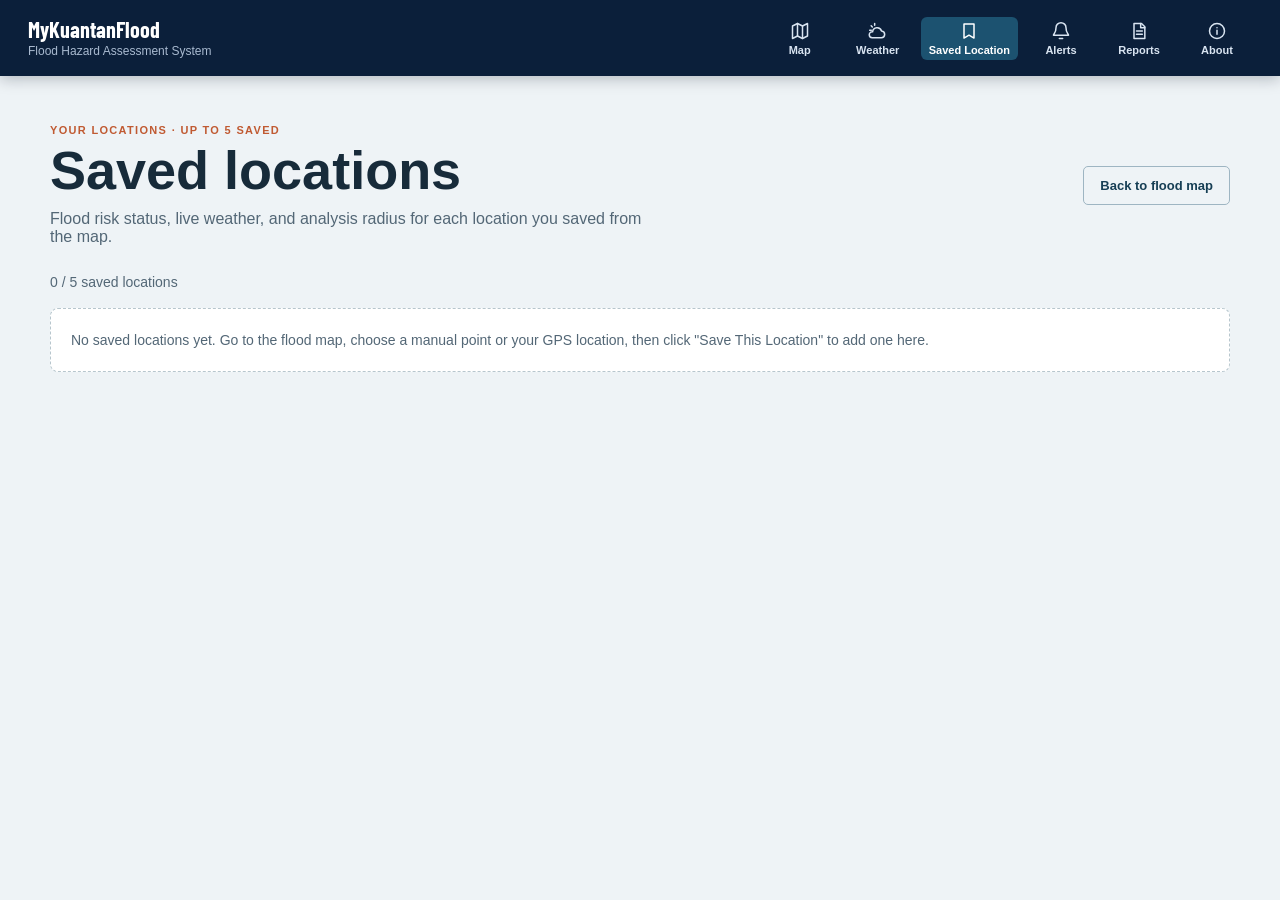
<file: saved-locations.html>
<!DOCTYPE html>
<html lang="en">

<head>
    <meta charset="UTF-8">
    <meta name="viewport" content="width=device-width, initial-scale=1.0">
    <meta name="description" content="Saved flood risk locations with live weather and flood status for Kuantan, Pahang.">
    <meta name="theme-color" content="#0b1f3a">
    <title>Saved Locations | Kuantan Flood Risk Map</title>
    <link rel="icon" type="image/svg+xml" href="/favicon.svg">
    <link rel="manifest" href="/site.webmanifest">
    <link rel="preconnect" href="https://fonts.googleapis.com">
    <link rel="preconnect" href="https://fonts.gstatic.com" crossorigin>
    <link href="https://fonts.googleapis.com/css2?family=Barlow+Condensed:wght@700&display=swap" rel="stylesheet">
    <link rel="stylesheet" href="style.css">
</head>

<body class="weather-page-body">
    <header class="header">
        <a class="brand" href="index.html#map" aria-label="MyKuantanFlood home">
            <span class="brand-title">MyKuantanFlood</span>
            <span class="brand-subtitle">Flood Hazard Assessment System</span>
        </a>
        <button id="nav-toggle" class="nav-toggle" type="button" aria-expanded="false" aria-controls="site-nav"
            aria-label="Open navigation">
            <span></span>
            <span></span>
            <span></span>
        </button>
        <nav id="site-nav" class="site-nav" aria-label="Main navigation">
            <a href="index.html#map"><svg class="nav-icon" viewBox="0 0 24 24" fill="none" stroke="currentColor" stroke-width="1.8" stroke-linecap="round" stroke-linejoin="round" aria-hidden="true"><path d="m3 6 6-3 6 3 6-3v15l-6 3-6-3-6 3z"/><path d="M9 3v15M15 6v15"/></svg><span>Map</span></a>
            <a href="weather.html"><svg class="nav-icon" viewBox="0 0 24 24" fill="none" stroke="currentColor" stroke-width="1.8" stroke-linecap="round" stroke-linejoin="round" aria-hidden="true"><path d="M20 16.2a4.3 4.3 0 0 0-3.8-4.27A5.5 5.5 0 0 0 5.5 13H5a3.5 3.5 0 0 0 0 7h11a4 4 0 0 0 4-3.8Z"/><path d="M8 3v2M3.8 5.8l1.4 1.4M2 11h2"/></svg><span>Weather</span></a>
            <a class="active" href="saved-locations.html" aria-current="page"><svg class="nav-icon" viewBox="0 0 24 24" fill="none" stroke="currentColor" stroke-width="1.8" stroke-linecap="round" stroke-linejoin="round" aria-hidden="true"><path d="M6 3.5h12v17l-6-3.5-6 3.5z"/></svg><span>Saved Location</span></a>
            <a href="index.html#notification-settings"><svg class="nav-icon" viewBox="0 0 24 24" fill="none" stroke="currentColor" stroke-width="1.8" stroke-linecap="round" stroke-linejoin="round" aria-hidden="true"><path d="M18 8a6 6 0 0 0-12 0c0 7-3 7-3 9h18c0-2-3-2-3-9M10 21h4"/></svg><span>Alerts</span></a>
            <a href="index.html#flood-risk-info-title"><svg class="nav-icon" viewBox="0 0 24 24" fill="none" stroke="currentColor" stroke-width="1.8" stroke-linecap="round" stroke-linejoin="round" aria-hidden="true"><path d="M6 3h9l4 4v14H6z"/><path d="M14 3v5h5M9 12h7M9 16h7"/></svg><span>Reports</span></a>
            <a href="index.html#flood-risk-info-title"><svg class="nav-icon" viewBox="0 0 24 24" fill="none" stroke="currentColor" stroke-width="1.8" stroke-linecap="round" stroke-linejoin="round" aria-hidden="true"><circle cx="12" cy="12" r="9"/><path d="M12 11v5M12 8h.01"/></svg><span>About</span></a>
        </nav>
    </header>

    <main class="weather-page saved-locations-page">
        <section class="weather-page-intro" aria-labelledby="saved-locations-title">
            <div>
                <p class="page-kicker">Your locations · Up to 5 saved</p>
                <h1 id="saved-locations-title">Saved locations</h1>
                <p>Flood risk status, live weather, and analysis radius for each location you saved from the map.</p>
            </div>
            <a class="weather-back-link" href="index.html#map">Back to flood map</a>
        </section>

        <p id="saved-locations-count" class="saved-locations-count">Loading saved locations...</p>

        <div id="saved-locations-list" class="saved-locations-list" aria-live="polite"></div>

        <p id="saved-locations-empty" class="saved-locations-empty" hidden>
            No saved locations yet. Go to the flood map, choose a manual point or your GPS location, then click
            "Save This Location" to add one here.
        </p>
    </main>

    <nav class="mobile-nav" aria-label="Mobile navigation">
        <a href="index.html#map"><svg class="nav-icon" viewBox="0 0 24 24" fill="none" stroke="currentColor" stroke-width="1.8" stroke-linecap="round" stroke-linejoin="round" aria-hidden="true"><path d="m3 6 6-3 6 3 6-3v15l-6 3-6-3-6 3z"/><path d="M9 3v15M15 6v15"/></svg><span>Map</span></a>
        <a href="weather.html"><svg class="nav-icon" viewBox="0 0 24 24" fill="none" stroke="currentColor" stroke-width="1.8" stroke-linecap="round" stroke-linejoin="round" aria-hidden="true"><path d="M20 16.2a4.3 4.3 0 0 0-3.8-4.27A5.5 5.5 0 0 0 5.5 13H5a3.5 3.5 0 0 0 0 7h11a4 4 0 0 0 4-3.8Z"/><path d="M8 3v2M3.8 5.8l1.4 1.4M2 11h2"/></svg><span>Weather</span></a>
        <a class="active" href="saved-locations.html" aria-current="page"><svg class="nav-icon" viewBox="0 0 24 24" fill="none" stroke="currentColor" stroke-width="1.8" stroke-linecap="round" stroke-linejoin="round" aria-hidden="true"><path d="M6 3.5h12v17l-6-3.5-6 3.5z"/></svg><span>Saved</span></a>
        <button id="mobile-menu-toggle" type="button" aria-expanded="false" aria-controls="site-nav">
            <svg class="nav-icon" viewBox="0 0 24 24" fill="none" stroke="currentColor" stroke-width="1.8" stroke-linecap="round" aria-hidden="true"><path d="M4 6h16M4 12h16M4 18h16"/></svg><span>Menu</span>
        </button>
    </nav>

    <script src="saved-locations.js"></script>
</body>

</html>
</file>
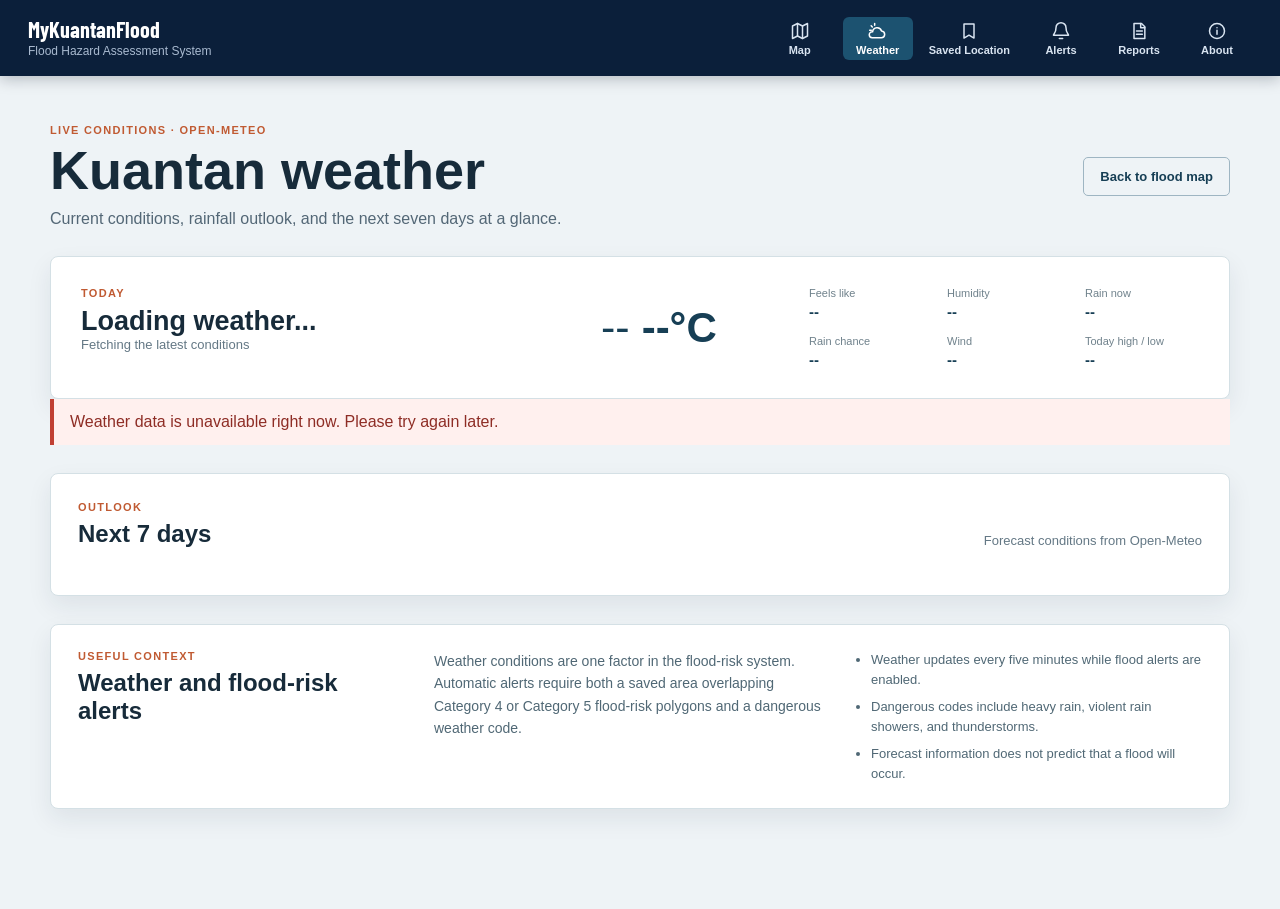
<file: weather.html>
<!DOCTYPE html>
<html lang="en">

<head>
    <meta charset="UTF-8">
    <meta name="viewport" content="width=device-width, initial-scale=1.0">
    <meta name="description" content="Current weather and seven-day forecast for Kuantan, Pahang.">
    <meta name="theme-color" content="#0b1f3a">
    <title>Weather | Kuantan Flood Risk Map</title>
    <link rel="icon" type="image/svg+xml" href="/favicon.svg">
    <link rel="manifest" href="/site.webmanifest">
    <link rel="preconnect" href="https://fonts.googleapis.com">
    <link rel="preconnect" href="https://fonts.gstatic.com" crossorigin>
    <link href="https://fonts.googleapis.com/css2?family=Barlow+Condensed:wght@700&display=swap" rel="stylesheet">
    <link rel="stylesheet" href="style.css">
</head>

<body class="weather-page-body">
    <header class="header">
        <a class="brand" href="index.html#map" aria-label="MyKuantanFlood home">
            <span class="brand-title">MyKuantanFlood</span>
            <span class="brand-subtitle">Flood Hazard Assessment System</span>
        </a>
        <button id="nav-toggle" class="nav-toggle" type="button" aria-expanded="false" aria-controls="site-nav"
            aria-label="Open navigation">
            <span></span>
            <span></span>
            <span></span>
        </button>
        <nav id="site-nav" class="site-nav" aria-label="Main navigation">
            <a href="index.html#map"><svg class="nav-icon" viewBox="0 0 24 24" fill="none" stroke="currentColor" stroke-width="1.8" stroke-linecap="round" stroke-linejoin="round" aria-hidden="true"><path d="m3 6 6-3 6 3 6-3v15l-6 3-6-3-6 3z"/><path d="M9 3v15M15 6v15"/></svg><span>Map</span></a>
            <a class="active" href="weather.html" aria-current="page"><svg class="nav-icon" viewBox="0 0 24 24" fill="none" stroke="currentColor" stroke-width="1.8" stroke-linecap="round" stroke-linejoin="round" aria-hidden="true"><path d="M20 16.2a4.3 4.3 0 0 0-3.8-4.27A5.5 5.5 0 0 0 5.5 13H5a3.5 3.5 0 0 0 0 7h11a4 4 0 0 0 4-3.8Z"/><path d="M8 3v2M3.8 5.8l1.4 1.4M2 11h2"/></svg><span>Weather</span></a>
            <a href="saved-locations.html"><svg class="nav-icon" viewBox="0 0 24 24" fill="none" stroke="currentColor" stroke-width="1.8" stroke-linecap="round" stroke-linejoin="round" aria-hidden="true"><path d="M6 3.5h12v17l-6-3.5-6 3.5z"/></svg><span>Saved Location</span></a>
            <a href="index.html#notification-settings"><svg class="nav-icon" viewBox="0 0 24 24" fill="none" stroke="currentColor" stroke-width="1.8" stroke-linecap="round" stroke-linejoin="round" aria-hidden="true"><path d="M18 8a6 6 0 0 0-12 0c0 7-3 7-3 9h18c0-2-3-2-3-9M10 21h4"/></svg><span>Alerts</span></a>
            <a href="index.html#flood-risk-info-title"><svg class="nav-icon" viewBox="0 0 24 24" fill="none" stroke="currentColor" stroke-width="1.8" stroke-linecap="round" stroke-linejoin="round" aria-hidden="true"><path d="M6 3h9l4 4v14H6z"/><path d="M14 3v5h5M9 12h7M9 16h7"/></svg><span>Reports</span></a>
            <a href="index.html#flood-risk-info-title"><svg class="nav-icon" viewBox="0 0 24 24" fill="none" stroke="currentColor" stroke-width="1.8" stroke-linecap="round" stroke-linejoin="round" aria-hidden="true"><circle cx="12" cy="12" r="9"/><path d="M12 11v5M12 8h.01"/></svg><span>About</span></a>
        </nav>
    </header>

    <main class="weather-page">
        <section class="weather-page-intro" aria-labelledby="weather-page-title">
            <div>
                <p class="page-kicker">Live conditions · Open-Meteo</p>
                <h1 id="weather-page-title">Kuantan weather</h1>
                <p>Current conditions, rainfall outlook, and the next seven days at a glance.</p>
            </div>
            <a class="weather-back-link" href="index.html#map">Back to flood map</a>
        </section>

        <section class="today-weather-card" aria-labelledby="today-weather-title">
            <div class="today-weather-main">
                <p class="page-kicker">Today</p>
                <h2 id="today-weather-title">Loading weather...</h2>
                <p id="weather-page-updated" class="weather-page-muted">Fetching the latest conditions</p>
            </div>
            <div class="today-weather-temperature">
                <span id="weather-page-icon" aria-hidden="true">--</span>
                <strong id="weather-page-temperature">--°C</strong>
            </div>
            <dl class="today-weather-stats">
                <div><dt>Feels like</dt><dd id="weather-page-feels-like">--</dd></div>
                <div><dt>Humidity</dt><dd id="weather-page-humidity">--</dd></div>
                <div><dt>Rain now</dt><dd id="weather-page-rainfall">--</dd></div>
                <div><dt>Rain chance</dt><dd id="weather-page-rain-chance">--</dd></div>
                <div><dt>Wind</dt><dd id="weather-page-wind">--</dd></div>
                <div><dt>Today high / low</dt><dd id="weather-page-high-low">--</dd></div>
            </dl>
        </section>

        <p id="weather-page-error" class="weather-page-error" role="alert" hidden>
            Weather data is unavailable right now. Please try again later.
        </p>

        <section class="forecast-section" aria-labelledby="forecast-title">
            <div class="section-heading-row">
                <div>
                    <p class="page-kicker">Outlook</p>
                    <h2 id="forecast-title">Next 7 days</h2>
                </div>
                <p class="weather-page-muted">Forecast conditions from Open-Meteo</p>
            </div>
            <div id="seven-day-forecast" class="seven-day-forecast" aria-live="polite">
                <p class="weather-page-muted">Loading seven-day forecast...</p>
            </div>
        </section>

        <section class="weather-notes" aria-labelledby="weather-notes-title">
            <div>
                <p class="page-kicker">Useful context</p>
                <h2 id="weather-notes-title">Weather and flood-risk alerts</h2>
            </div>
            <p>Weather conditions are one factor in the flood-risk system. Automatic alerts require both a saved area overlapping Category 4 or Category 5 flood-risk polygons and a dangerous weather code.</p>
            <ul>
                <li>Weather updates every five minutes while flood alerts are enabled.</li>
                <li>Dangerous codes include heavy rain, violent rain showers, and thunderstorms.</li>
                <li>Forecast information does not predict that a flood will occur.</li>
            </ul>
        </section>
    </main>

    <nav class="mobile-nav" aria-label="Mobile navigation">
        <a href="index.html#map"><svg class="nav-icon" viewBox="0 0 24 24" fill="none" stroke="currentColor" stroke-width="1.8" stroke-linecap="round" stroke-linejoin="round" aria-hidden="true"><path d="m3 6 6-3 6 3 6-3v15l-6 3-6-3-6 3z"/><path d="M9 3v15M15 6v15"/></svg><span>Map</span></a>
        <a class="active" href="weather.html" aria-current="page"><svg class="nav-icon" viewBox="0 0 24 24" fill="none" stroke="currentColor" stroke-width="1.8" stroke-linecap="round" stroke-linejoin="round" aria-hidden="true"><path d="M20 16.2a4.3 4.3 0 0 0-3.8-4.27A5.5 5.5 0 0 0 5.5 13H5a3.5 3.5 0 0 0 0 7h11a4 4 0 0 0 4-3.8Z"/><path d="M8 3v2M3.8 5.8l1.4 1.4M2 11h2"/></svg><span>Weather</span></a>
        <a href="saved-locations.html"><svg class="nav-icon" viewBox="0 0 24 24" fill="none" stroke="currentColor" stroke-width="1.8" stroke-linecap="round" stroke-linejoin="round" aria-hidden="true"><path d="M6 3.5h12v17l-6-3.5-6 3.5z"/></svg><span>Saved</span></a>
        <button id="mobile-menu-toggle" type="button" aria-expanded="false" aria-controls="site-nav">
            <svg class="nav-icon" viewBox="0 0 24 24" fill="none" stroke="currentColor" stroke-width="1.8" stroke-linecap="round" aria-hidden="true"><path d="M4 6h16M4 12h16M4 18h16"/></svg><span>Menu</span>
        </button>
    </nav>

    <script src="weather-page.js"></script>
</body>

</html>
</file>
<file: style.css>
/* Remove default browser spacing */
* {
    margin: 0;
    padding: 0;
    box-sizing: border-box;
}

/* Page */
body {
    font-family: Inter, Roboto, "Segoe UI", sans-serif;
    background: #e9eef4;
}

/* Header */
.header {
    min-height: 76px;
    background: #0b1f3a;
    color: white;
    display: flex;
    align-items: center;
    justify-content: space-between;
    gap: 20px;
    padding: 12px 28px;
    box-shadow: 0 3px 14px rgba(4, 17, 35, 0.25);
    position: relative;
    z-index: 3000;
}

.brand {
    display: flex;
    flex-direction: column;
    gap: 4px;
    color: white;
    text-decoration: none;
}

.brand-title {
    font-family: "Barlow Condensed", "Arial Narrow", sans-serif;
    font-size: 22px;
    font-weight: 700;
    line-height: 1;
}

.brand-subtitle {
    color: #a9bad0;
    font-size: 12px;
}

.site-nav {
    display: none;
    gap: 8px;
    z-index: 3001;
}

.site-nav a {
    display: flex;
    flex-direction: column;
    align-items: center;
    gap: 3px;
    min-width: 70px;
    padding: 4px 8px;
    border-radius: 6px;
    color: #d9e4f1;
    font-size: 11px;
    font-weight: bold;
    text-decoration: none;
}

.site-nav a:hover,
.site-nav a:focus-visible {
    background: #17365d;
    color: #ffffff;
}

.site-nav .nav-icon,
.mobile-nav .nav-icon {
    flex: 0 0 auto;
    width: 20px;
    height: 20px;
}

.nav-toggle {
    display: grid;
    gap: 4px;
    width: 38px;
    padding: 8px;
    border: 1px solid #64748b;
    border-radius: 4px;
    background: transparent;
    cursor: pointer;
}

.mobile-nav {
    display: none;
}

.nav-toggle span {
    display: block;
    height: 2px;
    background: white;
}

main {
    position: relative;
}

/* Map */
#map {
    width: 100%;
    height: calc(100vh - 76px);
    min-height: 420px;
}

.saved-location-bookmark-icon {
    border: 0;
    background: transparent;
}

.saved-location-bookmark-icon svg {
    display: block;
    width: 30px;
    height: 36px;
    fill: #0f766e;
    stroke: #ffffff;
    stroke-width: 1.5;
    filter: drop-shadow(0 1px 2px rgba(0, 0, 0, 0.4));
}

/* ================================
   PHASE 6 - WEATHER
   ================================ */
.weather-panel {
    position: absolute;
    top: 18px;
    left: 58px;
    z-index: 1000;
    width: 270px;
    max-height: calc(100% - 80px);
    overflow: hidden;
    padding: 16px;
    background: #ffffff;
    border: 1px solid #dbe3ec;
    border-radius: 10px;
    box-shadow: 0 8px 24px rgba(15, 35, 60, 0.18);
    color: #333;
    transition: transform 0.3s ease, width 0.3s ease, left 0.3s ease, box-shadow 0.3s ease;
}

.weather-heading {
    display: flex;
    align-items: center;
    justify-content: space-between;
    gap: 10px;
    width: 100%;
    padding: 0;
    border: 0;
    background: transparent;
    color: inherit;
    text-align: left;
    cursor: pointer;
}

.weather-title-wrap {
    display: flex;
    flex-direction: column;
    gap: 3px;
    flex: 1;
}

.weather-location {
    font-size: 16px;
    font-weight: bold;
    text-transform: uppercase;
}

.weather-summary-temperature {
    color: #4b5563;
    font-size: 14px;
    font-weight: bold;
}

.weather-icon {
    font-size: 28px;
    line-height: 1;
}

.weather-toggle-icon {
    width: 18px;
    color: #4b5563;
    font-size: 22px;
    line-height: 1;
    text-align: center;
}

.weather-heading:focus-visible {
    outline: 2px solid #2563eb;
    outline-offset: 4px;
}

.weather-details-content {
    max-height: 0;
    overflow: hidden;
    opacity: 0;
    transition: max-height 0.35s ease, opacity 0.25s ease, margin-top 0.35s ease;
}

.weather-panel.is-expanded .weather-details-content {
    max-height: 620px;
    margin-top: 12px;
    opacity: 1;
}

.weather-condition,
.weather-temperature {
    margin-top: 10px;
}

.weather-condition {
    font-size: 15px;
    font-weight: bold;
}

.weather-temperature {
    font-size: 26px;
    font-weight: bold;
}

.weather-details {
    display: grid;
    gap: 4px;
    margin-top: 10px;
    font-size: 13px;
}

.weather-updated,
.weather-message,
.weather-error {
    margin-top: 10px;
    font-size: 12px;
    line-height: 17px;
}

.weather-updated {
    color: #586474;
}

.weather-error,
.weather-warning {
    color: #991b1b;
    font-weight: bold;
}

.forecast-box {
    margin-top: 12px;
    padding-top: 10px;
    border-top: 1px solid #e5e7eb;
}

.forecast-box h3 {
    font-size: 12px;
    text-transform: uppercase;
    letter-spacing: 0.04em;
    margin-bottom: 8px;
    color: #374151;
}

.weather-forecast {
    display: grid;
    gap: 6px;
}

.forecast-item {
    display: grid;
    grid-template-columns: 48px 1fr auto;
    align-items: center;
    gap: 8px;
    padding: 6px 8px;
    border-radius: 5px;
    background: #f9fafb;
    font-size: 11px;
}

.forecast-day {
    font-weight: bold;
    color: #111827;
}

.forecast-condition {
    color: #374151;
}

.forecast-temp {
    color: #111827;
    font-weight: bold;
}

.weather-warning {
    margin-top: 10px;
    padding-top: 8px;
    border-top: 1px solid #fecaca;
    font-size: 12px;
    line-height: 17px;
}

/* Loading box */
#loading {
    position: absolute;

    top: 20px;
    left: 50%;

    transform: translateX(-50%);

    background: white;

    padding: 12px 20px;

    border-radius: 6px;

    box-shadow: 0 2px 8px rgba(0, 0, 0, 0.25);

    z-index: 2000;

    font-size: 14px;
}

/* Location analysis controls */
.map-tools {
    position: absolute;
    top: 18px;
    right: 15px;
    z-index: 1000;
    width: 270px;
    padding: 16px;
    background: #ffffff;
    border: 1px solid #dbe3ec;
    border-radius: 10px;
    box-shadow: 0 8px 24px rgba(15, 35, 60, 0.18);
    color: #333;
}

.map-tools h2 {
    font-size: 16px;
}

.map-tools-toggle {
    display: flex;
    align-items: center;
    justify-content: space-between;
    width: 100%;
    min-height: 0 !important;
    margin: 0 !important;
    padding: 0;
    border: 0 !important;
    background: transparent !important;
    color: #0b1f3a !important;
    font-size: 16px !important;
    font-weight: bold;
    text-align: left;
    cursor: pointer;
}

.map-tools-toggle:focus-visible {
    outline: 2px solid #2563eb;
    outline-offset: 4px;
}

#map-tools-toggle-icon {
    color: #4b5563;
    font-size: 19px;
    line-height: 1;
}

.map-tools-content {
    max-height: 0;
    overflow: hidden;
    opacity: 0;
    transition: max-height 0.35s ease, opacity 0.25s ease, margin-top 0.35s ease;
}

.map-tools.is-expanded .map-tools-content {
    max-height: 700px;
    margin-top: 10px;
    opacity: 1;
}

.notification-nav-button {
    display: flex;
    flex-direction: column;
    align-items: center;
    gap: 3px;
    min-width: 70px;
    padding: 4px 8px;
    border: 0;
    border-radius: 6px;
    background: transparent;
    color: #d9e4f1;
    font: inherit;
    font-size: 11px;
    font-weight: bold;
    cursor: pointer;
}

.notification-nav-button:hover,
.notification-nav-button:focus-visible,
.notification-nav-button[aria-expanded="true"] {
    background: #17365d;
    color: #ffffff;
}

.notification-nav-button span:first-child {
    font-size: 20px;
    line-height: 1;
}

.notification-nav-panel {
    position: absolute;
    top: calc(100% - 4px);
    right: 28px;
    z-index: 3002;
    width: 270px;
    padding: 14px;
    border: 1px solid #dbe3ec;
    border-radius: 8px;
    background: #ffffff;
    box-shadow: 0 8px 24px rgba(4, 17, 35, 0.28);
    color: #333;
}

.notification-nav-panel-heading {
    display: flex;
    align-items: center;
    justify-content: space-between;
    gap: 8px;
}

.notification-nav-panel-heading h2 {
    color: #0b1f3a;
    font-size: 14px;
}

.notification-nav-panel > button {
    display: block;
    width: 100%;
    min-height: 34px;
    margin-top: 8px;
    padding: 6px 8px;
    border: 1px solid #b7c0ca;
    border-radius: 6px;
    background: #0b1f3a;
    color: #ffffff;
    font-size: 13px;
    cursor: pointer;
}

.notification-nav-panel > button:disabled {
    background: #9ca3af;
    cursor: not-allowed;
}

.notification-nav-panel .permission-status,
.notification-nav-panel .alert-trigger-note {
    margin-bottom: 0;
}

.map-tools label,
.map-tools select,
.map-tools button {
    display: block;
    width: 100%;
}

.map-tools label {
    margin-bottom: 4px;
    font-size: 13px;
    font-weight: bold;
}

.toggle-row {
    display: flex;
    align-items: center;
    gap: 8px;
    margin: 10px 0;
    font-size: 13px;
    font-weight: normal;
    cursor: pointer;
}

.toggle-row input {
    width: 16px;
    height: 16px;
    margin: 0;
}

.map-tools select,
.map-tools button {
    min-height: 34px;
    padding: 6px 8px;
    border: 1px solid #b7c0ca;
    border-radius: 6px;
    font-size: 14px;
}

.map-tools button {
    margin-top: 10px;
    background: #0b1f3a;
    color: white;
    cursor: pointer;
}

.map-tools button:disabled {
    background: #9ca3af;
    cursor: not-allowed;
}

.gps-tools,
#gps-location-section {
    margin-top: 12px;
    padding-top: 10px;
    border-top: 1px solid #e5e7eb;
}

.gps-tools h3 {
    margin-bottom: 7px;
    font-size: 14px;
}

.gps-tools button,
#gps-location-section button {
    margin-top: 8px;
}

.tool-section {
    margin-top: 12px;
    padding-top: 10px;
    border-top: 1px solid #e5e7eb;
}

.tool-section:first-child {
    margin-top: 0;
    padding-top: 0;
    border-top: 0;
}

.tool-section-label {
    display: block;
    margin-bottom: 6px;
    color: #374151;
    font-size: 12px;
    font-weight: 700;
}

.location-mode-options {
    display: grid;
    gap: 6px;
}

.location-mode-options label {
    display: flex;
    align-items: center;
    gap: 7px;
    margin-bottom: 0;
    font-size: 13px;
    font-weight: normal;
    cursor: pointer;
}

.location-mode-options input {
    width: 16px;
    height: 16px;
    margin: 0;
}

.tool-hint {
    margin-top: 7px;
    color: #6b7280;
    font-size: 12px;
    line-height: 16px;
}

.saved-locations-summary {
    margin-top: 9px;
    padding: 7px 8px;
    border-radius: 4px;
    background: #eff6ff;
    color: #1e3a8a;
    font-size: 12px;
}

.saved-locations-summary a {
    color: #1d4ed8;
    font-weight: 700;
}

.gps-status {
    margin-top: 7px;
    font-size: 12px;
    line-height: 17px;
    color: #586474;
}

.gps-status-error {
    color: #991b1b;
}

.gps-details {
    display: grid;
    gap: 3px;
    margin-top: 8px;
    padding: 8px;
    border-radius: 4px;
    background: #eff6ff;
    font-size: 12px;
}

.gps-details div {
    display: flex;
    justify-content: space-between;
    gap: 8px;
}

.gps-details dt {
    color: #4b5563;
}

.gps-details dd {
    color: #1e3a8a;
    font-weight: bold;
    text-align: right;
}

#location-status {
    margin-top: 9px;
    font-size: 12px;
    line-height: 17px;
    color: #586474;
}

.analysis-result {
    margin-top: 10px;
    padding-top: 9px;
    border-top: 1px solid #e5e7eb;
    font-size: 13px;
    line-height: 19px;
}

.analysis-result strong {
    color: #111827;
}

.flood-status {
    margin-top: 10px;
    padding: 8px;
    border-radius: 4px;
    background: #f3f4f6;
    font-size: 12px;
    line-height: 17px;
}

.flood-status.status-warning {
    background: #fee2e2;
    color: #991b1b;
}

.flood-status.status-safe {
    background: #dcfce7;
    color: #166534;
}

/* Flood risk factors */
.flood-risk-info {
    position: absolute;
    bottom: 15px;
    left: 50%;
    z-index: 1000;
    width: 290px;
    max-height: calc(100vh - 410px);
    overflow-y: auto;
    padding: 12px;
    background: #ffffff;
    border: 1px solid #dbe3ec;
    border-left: 4px solid #2563eb;
    border-radius: 10px;
    box-shadow: 0 8px 24px rgba(15, 35, 60, 0.18);
    color: #333;
    transform: translateX(-50%);
}

.flood-risk-info h2 {
    font-size: 17px;
    color: #1f2937;
}

.flood-risk-toggle {
    display: flex;
    align-items: center;
    justify-content: space-between;
    width: 100%;
    padding: 0;
    border: 0;
    background: transparent;
    color: #1f2937;
    font-size: 15px;
    font-weight: bold;
    text-align: left;
    cursor: pointer;
}

.flood-risk-toggle:focus-visible {
    outline: 2px solid #2563eb;
    outline-offset: 4px;
}

#flood-risk-toggle-icon {
    color: #4b5563;
    font-size: 19px;
    line-height: 1;
}

.flood-risk-content {
    max-height: 0;
    overflow: hidden;
    opacity: 0;
    transition: max-height 0.35s ease, opacity 0.25s ease, margin-top 0.35s ease;
}

.flood-risk-info.is-expanded .flood-risk-content {
    max-height: 900px;
    margin-top: 4px;
    opacity: 1;
}

.flood-risk-intro,
.risk-factor p,
.flood-risk-note {
    font-size: 11px;
    line-height: 15px;
}

.risk-factor,
.warning-logic {
    margin-top: 9px;
    padding-top: 8px;
    border-top: 1px solid #e5e7eb;
}

.risk-factor h3,
.warning-logic h3 {
    margin-bottom: 5px;
    font-size: 12px;
    color: #1f2937;
}

.risk-category-list,
.weather-factor-list,
.warning-examples {
    margin-top: 5px;
    padding-left: 18px;
    font-size: 11px;
    line-height: 16px;
}

.risk-category-list {
    list-style: none;
    padding-left: 0;
}

.risk-category-list li,
.warning-examples li {
    display: flex;
    justify-content: space-between;
    gap: 8px;
    padding: 2px 0;
}

.risk-category-list strong {
    color: #4b5563;
    font-weight: normal;
    text-align: right;
}

.factor-summary {
    margin-top: 6px;
    color: #586474;
}

.logic-equation {
    padding: 6px;
    border-radius: 4px;
    background: #eff6ff;
    color: #1e3a8a;
    font-weight: bold;
}

.warning-examples {
    list-style: none;
    padding-left: 0;
}

.warning-examples strong {
    text-align: right;
}

.high-risk-label {
    color: #b45309;
}

.very-high-risk-label {
    color: #b91c1c;
}

.flood-risk-note {
    margin-top: 9px;
    padding-top: 8px;
    border-top: 1px solid #e5e7eb;
    color: #586474;
}

#enable-flood-alerts {
    margin-top: 8px;
}

.permission-status {
    margin-top: 5px;
    color: #586474;
    font-size: 12px;
    line-height: 17px;
}

.test-mode-launcher {
    position: absolute;
    left: 15px;
    bottom: 15px;
    z-index: 1500;
    display: inline-flex;
    align-items: center;
    gap: 7px;
    padding: 7px 12px;
    border: 1px solid #d6b28f;
    border-radius: 999px;
    background: #fffaf0;
    color: #7c3514;
    box-shadow: 0 8px 18px rgba(15, 35, 60, 0.15);
    font-size: 12px;
    font-weight: 700;
    cursor: pointer;
}

.test-mode-launcher:focus-visible {
    outline: 2px solid #7c3514;
    outline-offset: 2px;
}

.test-mode-widget {
    position: absolute;
    left: 15px;
    bottom: 56px;
    z-index: 1500;
    width: min(270px, calc(100vw - 30px));
    max-height: min(52vh, 460px);
    margin: 0;
    overflow: auto;
    box-shadow: 0 12px 28px rgba(15, 35, 60, 0.18);
}

.flood-alert-test-panel {
    margin-top: 0;
    padding: 10px 10px 8px;
    border: 1px dashed #b45309;
    border-radius: 10px;
    background: #fffaf0;
}

.test-widget-header {
    display: flex;
    align-items: flex-start;
    justify-content: space-between;
    gap: 10px;
}

.flood-alert-test-panel h3 {
    margin-bottom: 8px;
    color: #7c3514;
    font-size: 13px;
}

.test-widget-content {
    overflow: hidden;
    transition: max-height 0.3s ease, opacity 0.2s ease, margin-top 0.25s ease;
    max-height: 1200px;
    opacity: 1;
    margin-top: 0;
}

.test-mode-label {
    margin-bottom: 6px;
    color: #9a3412;
    font-size: 10px;
    font-weight: 800;
    letter-spacing: 0.04em;
}

.test-control-group {
    display: grid;
    gap: 4px;
    margin-top: 8px;
}

.test-control-label {
    color: #374151;
    font-size: 11px;
    font-weight: 700;
}

.test-options {
    display: grid;
    gap: 4px;
}

.test-options label {
    color: #4b5563;
    font-size: 11px;
}

.test-options input {
    margin-right: 5px;
}

.test-control-group select,
.test-control-group input[type="number"] {
    width: 100%;
    min-height: 34px;
    padding: 6px 8px;
    border: 1px solid #c8bda9;
    border-radius: 4px;
    background: #ffffff;
    color: #263746;
}

.test-interval-control {
    grid-template-columns: 1fr 82px auto;
    align-items: center;
}

.test-interval-control input {
    width: 82px;
}

.test-interval-control span {
    color: #586474;
    font-size: 12px;
}

.test-actions {
    display: grid;
    gap: 5px;
    margin-top: 10px;
}

.test-actions button {
    width: 100%;
    padding: 7px 8px;
    border: 1px solid #a45124;
    border-radius: 4px;
    background: #fff;
    color: #7c3514;
    cursor: pointer;
    font-size: 11px;
    font-weight: 700;
    text-align: left;
}

.advanced-test-toggle {
    width: 100%;
    margin-top: 8px;
    padding: 6px 8px;
    border: 1px solid #d6b28f;
    border-radius: 4px;
    background: #fffaf0;
    color: #7c3514;
    font-size: 11px;
    font-weight: 700;
    text-align: left;
    cursor: pointer;
}

.advanced-test-panel {
    margin-top: 8px;
}

.advanced-test-actions {
    display: grid;
    gap: 5px;
}

.advanced-test-actions button {
    width: 100%;
    padding: 7px 8px;
    border: 1px solid #a45124;
    border-radius: 4px;
    background: #fff;
    color: #7c3514;
    cursor: pointer;
    font-size: 11px;
    font-weight: 700;
    text-align: left;
}

.test-actions button:hover,
.test-actions button:focus-visible,
.advanced-test-toggle:hover,
.advanced-test-toggle:focus-visible,
.advanced-test-actions button:hover,
.advanced-test-actions button:focus-visible {
    background: #fff0d2;
}

.test-threshold-status {
    margin-top: 9px;
    padding: 6px 7px;
    border-radius: 4px;
    font-size: 11px;
    font-weight: 800;
}

.test-threshold-status.is-met {
    background: #dcfce7;
    color: #166534;
}

.test-threshold-status.is-not-met {
    background: #f3f4f6;
    color: #4b5563;
}

.test-log {
    display: grid;
    gap: 4px;
    max-height: 160px;
    margin: 9px 0 0;
    padding: 8px 8px 8px 24px;
    overflow: auto;
    border: 1px solid #e4d9c5;
    background: #29251f;
    color: #f8ead2;
    font-family: Consolas, "Courier New", monospace;
    font-size: 9px;
    line-height: 1.4;
}

.test-log-met,
.test-log-sent {
    color: #86efac;
}

.test-log-duplicate {
    color: #fde68a;
}

.test-log-not-met {
    color: #d1d5db;
}

.test-log-error {
    color: #fca5a5;
}

/* Legend */
.info.legend {
    background: white;

    padding: 10px 12px;

    border-radius: 6px;

    box-shadow: 0 1px 5px rgba(0, 0, 0, 0.3);

    line-height: 22px;

    color: #333;
}

.info.legend h4 {
    margin-bottom: 5px;
    font-size: 15px;
}

.legend-item {
    display: flex;
    align-items: center;
    gap: 7px;
}

.legend-box {
    width: 18px;
    height: 18px;

    border: 1px solid #555;
}

/* Popup */
.popup-title {
    font-weight: bold;
    font-size: 16px;
    margin-bottom: 5px;
}

.popup-risk {
    font-size: 14px;
}

@media (max-width: 640px) {
    .weather-panel {
        top: 65px;
        left: 10px;
        width: calc(50% - 15px);
        min-width: 170px;
    }

    .map-tools {
        top: 15px;
        right: 10px;
        width: calc(50% - 15px);
        min-width: 170px;
    }

    .test-mode-launcher {
        left: 10px;
        bottom: 10px;
    }

    .test-mode-widget {
        left: 10px;
        bottom: 52px;
        width: calc(50% - 15px);
        min-width: 170px;
        max-width: calc(100vw - 20px);
    }

    .flood-risk-info {
        bottom: 10px;
        left: 10px;
        width: 165px;
        max-height: 235px;
        padding: 8px;
        transform: none;
    }

    .weather-details {
        font-size: 12px;
    }
}

@media (max-width: 768px) {
    .header {
        min-height: 72px;
        padding: 14px 16px;
    }

    .brand-title {
        font-size: 20px;
    }

    .brand-subtitle {
        font-size: 11px;
    }

    .site-nav {
        position: absolute;
        top: 100%;
        right: 0;
        left: 0;
        display: flex;
        flex-direction: column;
        gap: 0;
        max-height: 0;
        overflow: hidden;
        background: #0b1f3a;
        box-shadow: 0 5px 12px rgba(0, 0, 0, 0.3);
        opacity: 0;
        transition: max-height 0.25s ease, opacity 0.25s ease;
    }

    .site-nav.is-open {
        max-height: 520px;
        opacity: 1;
        overflow-y: auto;
    }

    .site-nav a {
        flex-direction: row;
        justify-content: flex-start;
        width: 100%;
        min-width: 0;
        padding: 13px 16px;
        border-top: 1px solid #374151;
    }

    .site-nav a span:first-child {
        width: 28px;
        font-size: 18px;
    }

    .site-nav .notification-nav-button {
        flex-direction: row;
        justify-content: flex-start;
        width: 100%;
        min-width: 0;
        padding: 13px 16px;
        border-top: 1px solid #374151;
        border-radius: 0;
        font-size: 11px;
        text-align: left;
    }

    .site-nav .notification-nav-button span:first-child {
        width: 28px;
        font-size: 18px;
    }

    .notification-nav-panel {
        position: static;
        width: 100%;
        border: 0;
        border-top: 1px solid #dbe3ec;
        border-radius: 0;
        box-shadow: none;
    }

    .mobile-nav {
        display: none;
    }

    .mobile-nav a,
    .mobile-nav button {
        display: flex;
        flex-direction: column;
        align-items: center;
        justify-content: center;
        gap: 3px;
        border: 0;
        background: transparent;
        color: #d9e4f1;
        font: inherit;
        font-size: 10px;
        text-decoration: none;
        cursor: pointer;
    }

    .mobile-nav a:hover,
    .mobile-nav a:focus-visible,
    .mobile-nav button:hover,
    .mobile-nav button:focus-visible {
        color: #ffffff;
    }

    .mobile-nav .nav-icon {
        width: 19px;
        height: 19px;
    }

    .weather-panel {
        top: 86px;
        left: 10px;
        width: 190px;
        padding: 11px;
        border-radius: 8px;
    }

    .weather-location {
        font-size: 13px;
    }

    .weather-summary-temperature {
        font-size: 12px;
    }

    .weather-icon {
        font-size: 24px;
    }

    .map-tools {
        top: 14px;
        right: 10px;
        width: 180px;
        padding: 11px;
        border-radius: 8px;
    }

    .map-tools-toggle {
        font-size: 13px !important;
    }

    .flood-risk-info {
        right: 10px;
        bottom: 76px;
        left: 10px;
        width: 165px;
        max-height: 190px;
        padding: 8px;
        transform: none;
    }

    .flood-risk-toggle {
        font-size: 12px;
    }

    .flood-risk-info.is-expanded .flood-risk-content {
        max-height: 175px;
        overflow-y: auto;
    }

    .info.legend {
        right: 10px;
        bottom: 76px;
        padding: 7px;
        border-radius: 8px;
        font-size: 9px;
        line-height: 14px;
    }

    .info.legend h4 {
        margin-bottom: 3px;
        font-size: 11px;
    }

    .legend-item {
        gap: 4px;
    }

    .legend-box {
        width: 12px;
        height: 12px;
    }

    #loading {
        top: 18px;
        max-width: 170px;
        padding: 8px 10px;
        font-size: 11px;
        text-align: center;
    }

    #map {
        height: calc(100vh - 72px);
        min-height: 420px;
    }
}

@media (min-width: 769px) {
    .site-nav {
        display: flex;
    }

    .nav-toggle {
        display: none;
    }

}

/* Dedicated weather page */
.weather-page-body {
    min-height: 100vh;
    background: #eef3f6;
    color: #172b3a;
}

.site-nav a.active,
.mobile-nav a.active {
    color: #ffffff;
    background: #1c5270;
}

.weather-page {
    width: min(1180px, calc(100% - 40px));
    margin: 0 auto;
    padding: 48px 0 100px;
}

.weather-page-intro,
.section-heading-row,
.today-weather-card,
.weather-notes {
    display: flex;
    align-items: center;
    justify-content: space-between;
    gap: 28px;
}

.weather-page-intro {
    margin-bottom: 28px;
}

.page-kicker {
    margin-bottom: 7px;
    color: #c05a32;
    font-size: 11px;
    font-weight: 800;
    letter-spacing: 0.12em;
    text-transform: uppercase;
}

.weather-page h1,
.weather-page h2,
.weather-page h3,
.weather-page p {
    margin-top: 0;
}

.weather-page h1 {
    font-size: clamp(30px, 5vw, 54px);
    line-height: 1;
}

.weather-page-intro > div > p:last-child {
    max-width: 600px;
    margin-top: 13px;
    color: #536776;
}

.weather-back-link {
    padding: 11px 16px;
    border: 1px solid #9eb5c2;
    border-radius: 5px;
    color: #173f55;
    font-size: 13px;
    font-weight: 700;
    text-decoration: none;
    white-space: nowrap;
}

.weather-back-link:hover,
.weather-back-link:focus-visible {
    background: #dce9ee;
}

.today-weather-card,
.forecast-section,
.weather-notes {
    border: 1px solid #d4e0e5;
    border-radius: 8px;
    background: #ffffff;
    box-shadow: 0 10px 25px rgba(23, 43, 58, 0.08);
}

.today-weather-card {
    align-items: stretch;
    padding: 30px;
}

.today-weather-main {
    flex: 1;
}

.today-weather-main h2 {
    font-size: 27px;
}

.weather-page-muted {
    color: #647885;
    font-size: 13px;
}

.today-weather-temperature {
    display: flex;
    align-items: center;
    gap: 12px;
    min-width: 180px;
    color: #173f55;
}

.today-weather-temperature span {
    font-size: 43px;
}

.today-weather-temperature strong {
    font-size: 42px;
    line-height: 1;
}

.today-weather-stats {
    display: grid;
    grid-template-columns: repeat(3, minmax(95px, 1fr));
    gap: 15px 24px;
    min-width: 390px;
    margin: 0;
}

.today-weather-stats dt,
.forecast-day-card dt {
    color: #70828c;
    font-size: 11px;
}

.today-weather-stats dd,
.forecast-day-card dd {
    margin: 4px 0 0;
    color: #173f55;
    font-size: 15px;
    font-weight: 800;
}

.weather-page-error {
    margin: 18px 0;
    padding: 14px 16px;
    border-left: 4px solid #c03f32;
    background: #fff0ee;
    color: #8e2d25;
}

.forecast-section {
    margin-top: 28px;
    padding: 27px;
}

.section-heading-row {
    align-items: end;
    margin-bottom: 20px;
}

.section-heading-row h2,
.weather-notes h2 {
    font-size: 24px;
}

.seven-day-forecast {
    display: grid;
    grid-template-columns: repeat(7, minmax(130px, 1fr));
    gap: 10px;
    overflow-x: auto;
}

.forecast-day-card {
    min-width: 130px;
    padding: 16px 13px;
    border-top: 3px solid #d16a3e;
    background: #f5f8f9;
}

.forecast-day-card h3 {
    min-height: 34px;
    font-size: 13px;
}

.forecast-day-icon {
    display: block;
    margin: 13px 0 7px;
    font-size: 30px;
}

.forecast-day-condition {
    min-height: 34px;
    color: #506875;
    font-size: 12px;
}

.forecast-day-temperature {
    margin: 13px 0 14px;
    color: #173f55;
    font-size: 20px;
    font-weight: 800;
}

.forecast-day-temperature span {
    color: #71838c;
    font-size: 15px;
    font-weight: 500;
}

.forecast-day-card dl {
    display: grid;
    gap: 8px;
    margin: 0;
    padding-top: 11px;
    border-top: 1px solid #d9e3e6;
}

.weather-notes {
    align-items: start;
    margin-top: 28px;
    padding: 25px 27px;
}

.weather-notes > p {
    max-width: 390px;
    color: #506875;
    font-size: 14px;
    line-height: 1.6;
}

.weather-notes ul {
    display: grid;
    gap: 8px;
    max-width: 350px;
    margin: 0;
    padding-left: 19px;
    color: #506875;
    font-size: 13px;
    line-height: 1.5;
}

@media (max-width: 900px) {
    .today-weather-card {
        flex-wrap: wrap;
    }

    .today-weather-stats {
        width: 100%;
        min-width: 0;
    }

    .seven-day-forecast {
        grid-template-columns: repeat(7, 145px);
    }

    .weather-notes {
        display: grid;
        grid-template-columns: 1fr 1fr;
    }
}

@media (max-width: 600px) {
    .weather-page {
        width: min(100% - 24px, 560px);
        padding-top: 30px;
        padding-bottom: 90px;
    }

    .weather-page-intro,
    .today-weather-card,
    .section-heading-row,
    .weather-notes {
        display: block;
    }

    .weather-back-link {
        display: inline-block;
        margin-top: 18px;
    }

    .today-weather-card {
        padding: 22px;
    }

    .today-weather-temperature {
        margin: 22px 0;
    }

    .today-weather-stats {
        grid-template-columns: repeat(2, 1fr);
    }

    .forecast-section,
    .weather-notes {
        padding: 21px;
    }

    .section-heading-row .weather-page-muted {
        margin-top: 8px;
    }

    .weather-notes > p,
    .weather-notes ul {
        max-width: none;
        margin-top: 17px;
    }
}

/* Saved locations page */
.saved-locations-count {
    margin-bottom: 18px;
    color: #536776;
    font-size: 14px;
}

.saved-locations-list {
    display: grid;
    gap: 18px;
}

.saved-location-card {
    padding: 22px;
    border: 1px solid #d4e0e5;
    border-radius: 8px;
    background: #ffffff;
    box-shadow: 0 10px 25px rgba(23, 43, 58, 0.08);
}

.saved-location-header {
    display: flex;
    align-items: flex-start;
    justify-content: space-between;
    gap: 16px;
    margin-bottom: 12px;
}

.saved-location-actions {
    display: flex;
    flex-wrap: wrap;
    justify-content: flex-end;
    gap: 6px;
}

.saved-location-rename {
    display: flex;
    flex-wrap: wrap;
    align-items: center;
    gap: 8px;
    margin: 0 0 14px;
}

.saved-location-rename[hidden] {
    display: none;
}

.saved-location-rename label {
    flex-basis: 100%;
    color: #536776;
    font-size: 12px;
    font-weight: 700;
}

.saved-location-rename input {
    min-width: 180px;
    padding: 8px 10px;
    border: 1px solid #b7c6cd;
    border-radius: 5px;
    font: inherit;
}

.rename-location-button,
.save-location-name-button,
.cancel-location-name-button {
    padding: 7px 12px;
    border: 1px solid #1c5270;
    border-radius: 5px;
    background: #eef6f8;
    color: #173f55;
    font-size: 12px;
    font-weight: 700;
    cursor: pointer;
}

.saved-location-rename-error {
    flex-basis: 100%;
    color: #8e2d25;
    font-size: 12px;
}

.saved-location-header h2 {
    margin: 0 0 4px;
    font-size: 19px;
    color: #173f55;
}

.saved-location-meta {
    margin: 0;
    color: #647885;
    font-size: 12px;
    line-height: 17px;
}

.remove-location-button {
    flex-shrink: 0;
    padding: 7px 12px;
    border: 1px solid #c03f32;
    border-radius: 5px;
    background: #fff0ee;
    color: #8e2d25;
    font-size: 12px;
    font-weight: 700;
    cursor: pointer;
}

.remove-location-button:hover,
.remove-location-button:focus-visible {
    background: #ffdcd6;
}

.show-location-button {
    display: inline-block;
    padding: 7px 12px;
    border: 1px solid #1c5270;
    border-radius: 5px;
    background: #eef6f8;
    color: #173f55;
    font-size: 12px;
    font-weight: 700;
    text-decoration: none;
}

.show-location-button:hover,
.show-location-button:focus-visible {
    background: #dce9ee;
}

.risk-badge {
    display: inline-block;
    padding: 6px 10px;
    border-radius: 999px;
    background: #f3f4f6;
    color: #4b5563;
    font-size: 12px;
    font-weight: 700;
}

.risk-badge-1 { background: #dbeefd; color: #1c5c8a; }
.risk-badge-2 { background: #dcfce7; color: #166534; }
.risk-badge-3 { background: #fef9c3; color: #854d0e; }
.risk-badge-4 { background: #ffedd5; color: #9a3412; }
.risk-badge-5 { background: #fee2e2; color: #991b1b; }
.risk-badge-none { background: #f3f4f6; color: #4b5563; }

.saved-location-weather-slot {
    margin-top: 14px;
    padding-top: 12px;
    border-top: 1px solid #e5e7eb;
}

.saved-location-weather {
    display: flex;
    align-items: center;
    gap: 12px;
}

.saved-location-weather-icon {
    font-size: 28px;
}

.saved-location-weather-condition {
    margin: 0;
    color: #173f55;
    font-size: 14px;
    font-weight: 700;
}

.saved-location-weather-detail {
    margin: 3px 0 0;
    color: #647885;
    font-size: 12px;
}

.saved-location-weather-loading,
.saved-location-weather-error {
    margin: 0;
    color: #647885;
    font-size: 12px;
}

.saved-locations-empty {
    padding: 20px;
    border: 1px dashed #b7c6cd;
    border-radius: 8px;
    background: #ffffff;
    color: #536776;
    font-size: 14px;
    line-height: 1.6;
}

@media (max-width: 600px) {
    .saved-location-header {
        flex-direction: column;
    }

    .saved-location-actions {
        justify-content: flex-start;
    }

    .remove-location-button {
        align-self: flex-start;
    }
}
</file>
